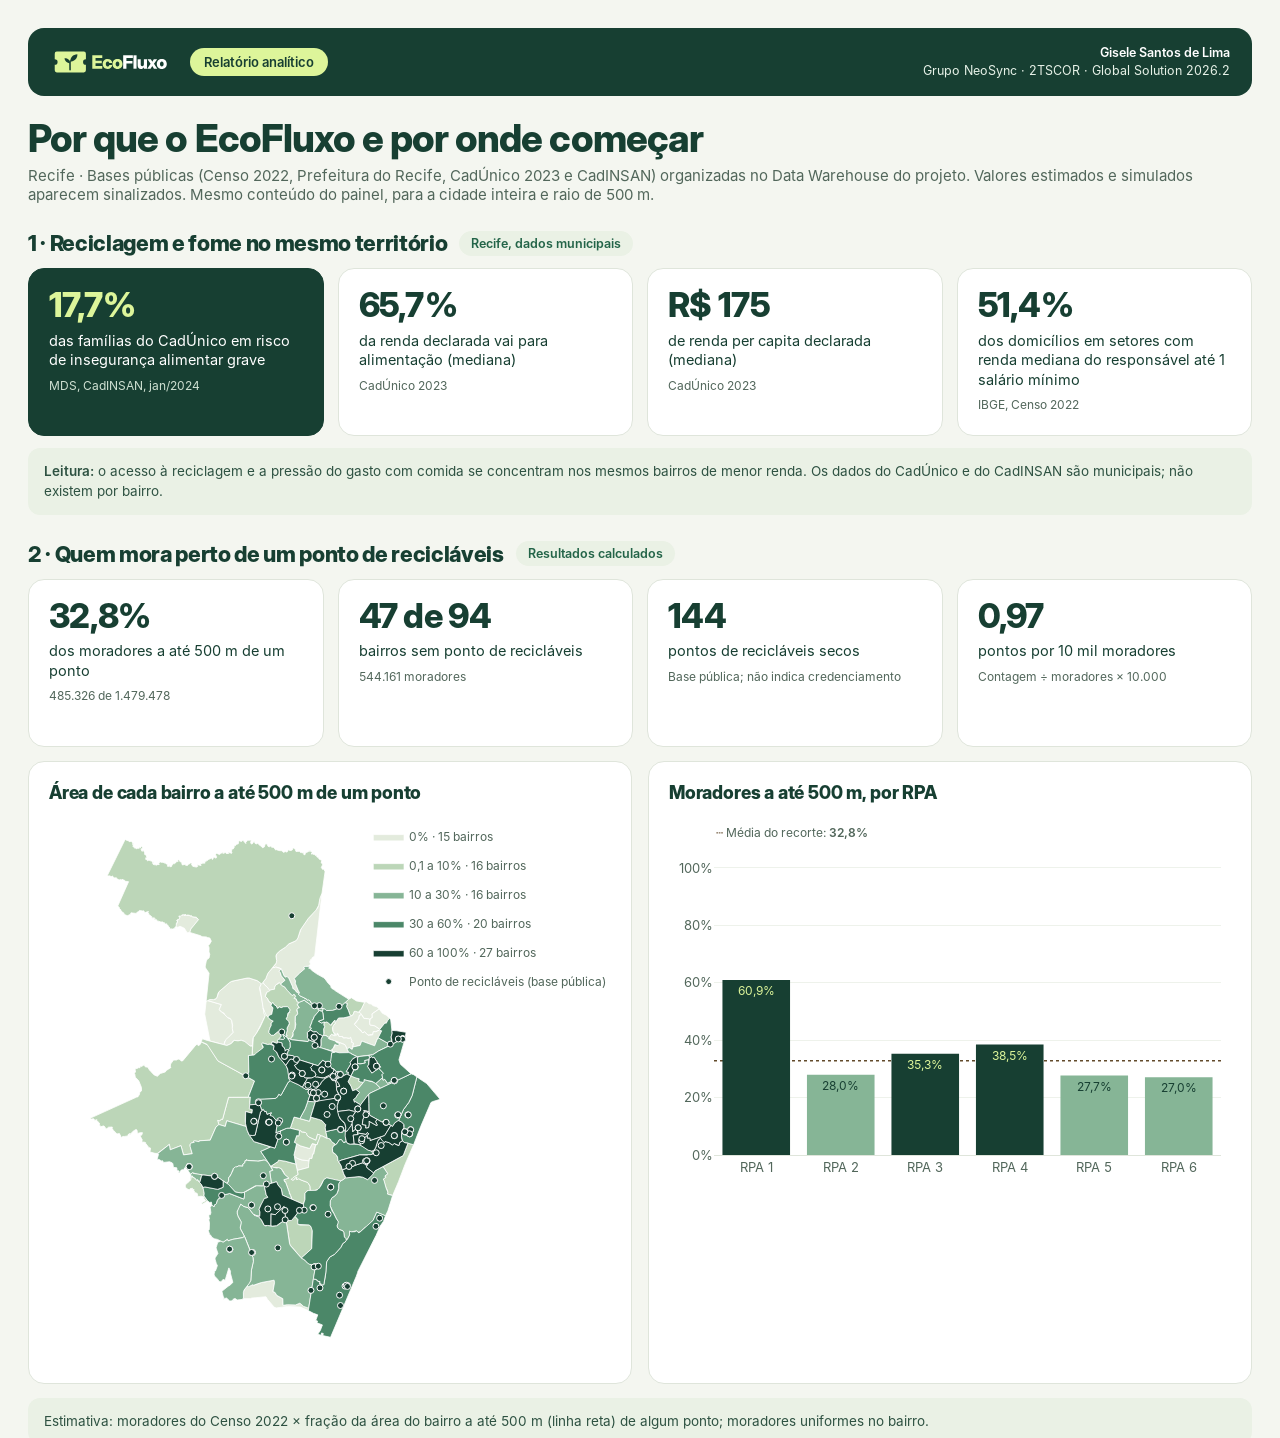
<file: index.html>
<!doctype html>
<html lang="pt-BR">
<head>
<meta charset="utf-8">
<title>EcoFluxo · Relatório analítico</title>
<meta http-equiv="refresh" content="0; url=outputs/EcoFluxo_Relatorio_Analitico.html">
</head>
<body>
<p><a href="outputs/EcoFluxo_Relatorio_Analitico.html">Abrir o relatório analítico do EcoFluxo</a></p>
</body>
</html>
</file>
